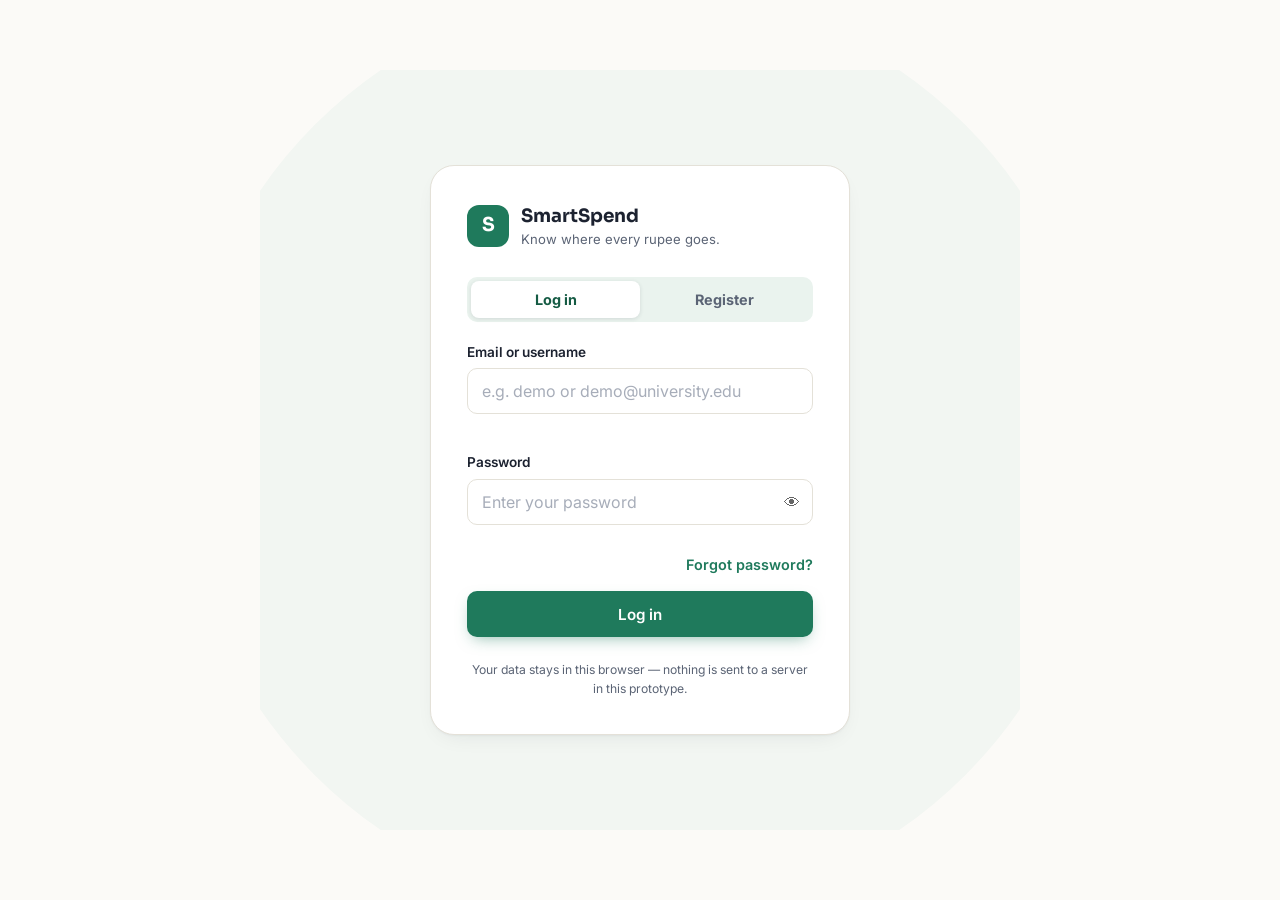
<file: index.html>
<!DOCTYPE html>
<html lang="en">
<head>
  <meta charset="UTF-8" />
  <meta name="viewport" content="width=device-width, initial-scale=1.0" />
  <title>SmartSpend — Student Expense Manager</title>
  <meta name="description" content="SmartSpend helps students track expenses, set budgets, and understand spending habits." />

  <!-- Fonts: Sora for display/headings, Inter for body & UI -->
  <link rel="preconnect" href="https://fonts.googleapis.com" />
  <link href="https://fonts.googleapis.com/css2?family=Sora:wght@500;600;700;800&family=Inter:wght@400;500;600;700&display=swap" rel="stylesheet" />

  <!-- Chart.js via CDN for the Analytics page -->
<script src="chart.js"></script>

  <link rel="stylesheet" href="style.css" />
</head>
<body>

  <!-- ============================================================
       VIEW 1 — AUTHENTICATION (Login / Register)
       ============================================================ -->
  <main id="view-auth" class="view view-auth" aria-label="Authentication">
    <div class="auth-backdrop" aria-hidden="true">
      <svg class="auth-ring" viewBox="0 0 200 200" aria-hidden="true">
        <circle cx="100" cy="100" r="86" />
      </svg>
    </div>

    <section class="auth-card" role="region" aria-labelledby="auth-heading">
      <div class="auth-brand">
        <span class="brand-mark" aria-hidden="true">S</span>
        <div>
          <p id="auth-heading" class="brand-name">SmartSpend</p>
          <p class="brand-tag">Know where every rupee goes.</p>
        </div>
      </div>

      <!-- Toggle between Login and Register -->
      <div class="auth-toggle" role="tablist" aria-label="Choose login or register">
        <button type="button" class="auth-toggle-btn is-active" id="tab-login" role="tab" aria-selected="true" aria-controls="form-login">Log in</button>
        <button type="button" class="auth-toggle-btn" id="tab-register" role="tab" aria-selected="false" aria-controls="form-register">Register</button>
        <span class="auth-toggle-pill" id="auth-toggle-pill" aria-hidden="true"></span>
      </div>

      <!-- Inline status message area (errors / success) -->
      <p class="auth-message" id="auth-message" role="alert" aria-live="polite"></p>

      <!-- LOGIN FORM -->
      <form id="form-login" class="auth-form" novalidate>
        <div class="field">
          <label for="login-username">Email or username</label>
          <input
            type="text"
            id="login-username"
            name="username"
            autocomplete="username"
            placeholder="e.g. demo or demo@university.edu"
            required
            minlength="3"
          />
          <p class="field-hint" data-hint-for="login-username"></p>
        </div>

        <div class="field">
          <label for="login-password">Password</label>
          <div class="password-wrap">
            <input
              type="password"
              id="login-password"
              name="password"
              autocomplete="current-password"
              placeholder="Enter your password"
              required
              minlength="6"
            />
            <button type="button" class="pw-toggle" data-target="login-password" aria-label="Show password">👁</button>
          </div>
          <p class="field-hint" data-hint-for="login-password"></p>
        </div>

        <button type="button" class="link-btn forgot-link" id="open-forgot">Forgot password?</button>

        <button type="submit" class="btn btn-primary btn-block">Log in</button>
      </form>

      <!-- REGISTER FORM -->
      <form id="form-register" class="auth-form is-hidden" novalidate>
        <div class="field">
          <label for="reg-username">Username</label>
          <input
            type="text"
            id="reg-username"
            name="username"
            autocomplete="username"
            placeholder="Pick a username"
            required
            minlength="3"
            maxlength="24"
            pattern="^[A-Za-z0-9_]+$"
          />
          <p class="field-hint" data-hint-for="reg-username">3–24 characters: letters, numbers, underscore only.</p>
        </div>

        <div class="field">
          <label for="reg-email">Email</label>
          <input
            type="email"
            id="reg-email"
            name="email"
            autocomplete="email"
            placeholder="you@university.edu"
            required
          />
          <p class="field-hint" data-hint-for="reg-email"></p>
        </div>

        <div class="field">
          <label for="reg-password">Password</label>
          <div class="password-wrap">
            <input
              type="password"
              id="reg-password"
              name="password"
              autocomplete="new-password"
              placeholder="At least 6 characters"
              required
              minlength="6"
            />
            <button type="button" class="pw-toggle" data-target="reg-password" aria-label="Show password">👁</button>
          </div>
          <p class="field-hint" data-hint-for="reg-password">Use 6 or more characters. Mix in a number for a stronger password.</p>
        </div>

        <div class="field">
          <label for="reg-password-confirm">Confirm password</label>
          <input
            type="password"
            id="reg-password-confirm"
            name="passwordConfirm"
            autocomplete="new-password"
            placeholder="Re-enter your password"
            required
            minlength="6"
          />
          <p class="field-hint" data-hint-for="reg-password-confirm"></p>
        </div>

        <button type="submit" class="btn btn-primary btn-block">Create account</button>
      </form>

      <p class="auth-footnote">Your data stays in this browser — nothing is sent to a server in this prototype.</p>
    </section>

    <!-- FORGOT PASSWORD MODAL -->
    <div class="modal-overlay is-hidden" id="modal-forgot" role="dialog" aria-modal="true" aria-labelledby="forgot-title">
      <div class="modal-card modal-card-small">
        <button class="modal-close" type="button" data-close-modal="modal-forgot" aria-label="Close">✕</button>
        <h2 id="forgot-title">Reset your password</h2>
        <p class="modal-sub">Enter the username you registered with. We'll check our records and let you set a new password.</p>

        <form id="form-forgot-find" class="modal-form">
          <div class="field">
            <label for="forgot-username">Username</label>
            <input type="text" id="forgot-username" name="username" required minlength="3" placeholder="Your username" />
          </div>
          <p class="auth-message" id="forgot-message" role="alert" aria-live="polite"></p>
          <button type="submit" class="btn btn-primary btn-block">Find account</button>
        </form>

        <form id="form-forgot-reset" class="modal-form is-hidden">
          <p class="modal-sub" id="forgot-found-msg"></p>
          <div class="field">
            <label for="forgot-new-password">New password</label>
            <input type="password" id="forgot-new-password" name="newPassword" required minlength="6" placeholder="At least 6 characters" />
          </div>
          <div class="field">
            <label for="forgot-new-password-confirm">Confirm new password</label>
            <input type="password" id="forgot-new-password-confirm" name="newPasswordConfirm" required minlength="6" placeholder="Re-enter new password" />
          </div>
          <button type="submit" class="btn btn-primary btn-block">Set new password</button>
        </form>
      </div>
    </div>
  </main>


  <!-- ============================================================
       APP SHELL — shown once authenticated. Wraps Dashboard,
       Analytics and Settings, plus shared navigation.
       ============================================================ -->
  <div id="app-shell" class="app-shell is-hidden">

    <!-- Sidebar (desktop) / Bottom tab bar (mobile) -->
    <nav class="app-nav" aria-label="Primary">
      <div class="nav-brand">
        <span class="brand-mark" aria-hidden="true">S</span>
        <span class="nav-brand-name">SmartSpend</span>
      </div>

      <button type="button" class="nav-item is-active" data-route="dashboard">
        <span class="nav-icon" aria-hidden="true">🏠</span><span>Dashboard</span>
      </button>
      <button type="button" class="nav-item" data-route="analytics">
        <span class="nav-icon" aria-hidden="true">📊</span><span>Analytics</span>
      </button>
      <button type="button" class="nav-item" data-route="settings">
        <span class="nav-icon" aria-hidden="true">⚙️</span><span>Settings</span>
      </button>

      <div class="nav-user">
        <span class="nav-user-avatar" id="nav-user-avatar" aria-hidden="true">A</span>
        <span class="nav-user-name" id="nav-user-name">Student</span>
      </div>
    </nav>

    <!-- ============================================================
         VIEW 2 — DASHBOARD (Home)
         ============================================================ -->
    <section id="view-dashboard" class="view route-view" data-route-view="dashboard">

      <header class="page-header">
        <div>
          <p class="page-eyebrow" id="dashboard-date">—</p>
          <h1>Hi, <span id="dashboard-greeting-name">Student</span>.</h1>
        </div>
        <button type="button" class="btn btn-ghost" id="dashboard-logout">Log out</button>
      </header>

      <!-- Budget overspend banner — hidden unless spending > budget -->
      <div class="alert-banner is-hidden" id="overspend-banner" role="alert">
        <span aria-hidden="true">⚠</span>
        <span>You've gone over your monthly budget. Spending has exceeded the limit you set.</span>
      </div>

      <!-- Hero: balance + signature budget ring -->
      <section class="hero-card">
        <div class="hero-balance">
          <p class="hero-label">Total balance</p>
          <p class="hero-amount"><span class="currency">Rs.</span><span id="hero-balance-amount">0</span></p>
          <div class="hero-stats">
            <div>
              <p class="hero-stat-label">Money in</p>
              <p class="hero-stat-value money-in" id="hero-total-income">Rs. 0</p>
            </div>
            <div>
              <p class="hero-stat-label">Spent</p>
              <p class="hero-stat-value money-out" id="hero-total-expense">Rs. 0</p>
            </div>
            <div>
              <p class="hero-stat-label">Monthly budget</p>
              <p class="hero-stat-value" id="hero-budget-amount">Not set</p>
            </div>
          </div>
        </div>

        <!-- Signature element: circular budget gauge -->
        <div class="budget-ring-wrap">
          <svg class="budget-ring" viewBox="0 0 120 120" role="img" aria-labelledby="ring-desc">
            <title id="ring-desc">Budget usage</title>
            <circle class="ring-track" cx="60" cy="60" r="50" />
            <circle class="ring-progress" id="ring-progress" cx="60" cy="60" r="50" />
          </svg>
          <div class="budget-ring-label">
            <span id="ring-percent">0%</span>
            <small>of budget used</small>
          </div>
        </div>
      </section>

      <!-- Quick actions -->
      <section class="quick-actions" aria-label="Quick actions">
        <button type="button" class="quick-action" id="open-money-in">
          <span class="quick-action-icon qa-in" aria-hidden="true">＋</span>
          <span>Money In</span>
        </button>
        <button type="button" class="quick-action" id="open-set-budget">
          <span class="quick-action-icon qa-budget" aria-hidden="true">◎</span>
          <span>Set Budget</span>
        </button>
        <button type="button" class="quick-action" id="open-add-expense">
          <span class="quick-action-icon qa-out" aria-hidden="true">－</span>
          <span>Add Expense</span>
        </button>
      </section>

      <!-- Recent transactions -->
      <section class="card transactions-card">
        <div class="card-head">
          <h2>Recent transactions</h2>
        </div>
        <ul class="transaction-list" id="transaction-list">
          <!-- Populated by JS. Empty-state shown when no transactions exist. -->
        </ul>
        <p class="empty-state is-hidden" id="transactions-empty">No transactions yet. Add your first expense or income above.</p>
        <button type="button" class="link-btn show-all-link" id="show-all-transactions">Show all transactions</button>
      </section>
    </section>


    <!-- ============================================================
         VIEW 3 — ANALYTICS (Reports)
         ============================================================ -->
    <section id="view-analytics" class="view route-view is-hidden" data-route-view="analytics">
      <header class="page-header">
        <div>
          <p class="page-eyebrow">Reports</p>
          <h1>Analytics</h1>
        </div>
      </header>

      <div class="charts-grid">
        <section class="card chart-card">
          <h2>Spending by category</h2>
          <p class="card-sub">Where this month's expenses went.</p>
          <div class="chart-canvas-wrap"><canvas id="chart-category"></canvas></div>
        </section>

        <section class="card chart-card">
          <h2>Daily spending</h2>
          <p class="card-sub">Last 7 days, in Rs.</p>
          <div class="chart-canvas-wrap"><canvas id="chart-daily"></canvas></div>
        </section>

        <section class="card chart-card chart-card-wide">
          <h2>Monthly expense trend</h2>
          <p class="card-sub">Total spend by month.</p>
          <div class="chart-canvas-wrap"><canvas id="chart-trend"></canvas></div>
        </section>
      </div>
    </section>


    <!-- ============================================================
         VIEW 4 — SETTINGS
         ============================================================ -->
    <section id="view-settings" class="view route-view is-hidden" data-route-view="settings">
      <header class="page-header">
        <div>
          <p class="page-eyebrow">Account</p>
          <h1>Settings</h1>
        </div>
      </header>

      <section class="card settings-card">
        <div class="card-head">
          <h2>Profile</h2>
        </div>
        <div class="settings-row">
          <span class="nav-user-avatar settings-avatar" id="settings-avatar" aria-hidden="true">A</span>
          <div>
            <p class="settings-name" id="settings-username">Student</p>
            <p class="settings-email" id="settings-email">—</p>
          </div>
        </div>
      </section>

      <section class="card settings-card">
        <div class="card-head">
          <h2>Currency &amp; data</h2>
        </div>
        <div class="settings-row settings-row-between">
          <div>
            <p class="settings-name">Display currency</p>
            <p class="card-sub">Amounts are shown in Nepalese Rupees.</p>
          </div>
          <span class="badge">Rs. NPR</span>
        </div>
        <div class="settings-row settings-row-between">
          <div>
            <p class="settings-name">Storage</p>
            <p class="card-sub">All data is saved locally in this browser.</p>
          </div>
          <span class="badge badge-muted">Local only</span>
        </div>
      </section>

      <section class="card settings-card settings-danger-zone">
        <div class="card-head">
          <h2>Session</h2>
        </div>
        <p class="card-sub">End your current session on this device.</p>
        <button type="button" class="btn btn-secondary" id="settings-logout">Log out</button>
      </section>

      <section class="card settings-card settings-danger-zone">
        <div class="card-head">
          <h2>Danger zone</h2>
        </div>
        <p class="card-sub">Permanently delete your account and all stored expense data. This cannot be undone.</p>
        <button type="button" class="btn btn-danger" id="settings-delete-account">Delete account</button>
      </section>
    </section>
  </div>


  <!-- ============================================================
       SHARED MODALS — Money In / Set Budget / Add Expense /
       Full transaction history. Reused across the Dashboard.
       ============================================================ -->

  <!-- MONEY IN MODAL -->
  <div class="modal-overlay is-hidden" id="modal-money-in" role="dialog" aria-modal="true" aria-labelledby="money-in-title">
    <div class="modal-card">
      <button class="modal-close" type="button" data-close-modal="modal-money-in" aria-label="Close">✕</button>
      <h2 id="money-in-title">Money in</h2>
      <p class="modal-sub">Record income — salary, freelance work, or money from family.</p>

      <form id="form-money-in" class="modal-form" novalidate>
        <div class="field">
          <label for="mi-amount">Amount (Rs.)</label>
           <input type="number" id="mi-amount" name="amount" min="0" step="0.1" required placeholder="e.g. 350" />
        </div>

        <div class="field">
          <label for="mi-category">Category</label>
          <select id="mi-category" name="category" required>
            <option value="" disabled selected>Select a source</option>
            <option value="Salary">Salary</option>
            <option value="Investment">Investment Returns</option>
            <option value="Freelance">Freelance</option>
            <option value="Given by parents">Pocket Money</option>
            <option value="Other">Other</option>
          </select>
        </div>

        <div class="field is-hidden" id="mi-other-field">
          <label for="mi-other-text">Describe source</label>
          <input type="text" id="mi-other-text" name="otherText" placeholder="e.g. Scholarship refund" maxlength="40" />
        </div>

        <div class="field">
          <label for="mi-date">Date</label>
          <input type="date" id="mi-date" name="date" required />
        </div>

        <button type="submit" class="btn btn-primary btn-block">Add income</button>
      </form>
    </div>
  </div>

  <!-- SET BUDGET MODAL -->
  <div class="modal-overlay is-hidden" id="modal-set-budget" role="dialog" aria-modal="true" aria-labelledby="budget-title">
    <div class="modal-card modal-card-small">
      <button class="modal-close" type="button" data-close-modal="modal-set-budget" aria-label="Close">✕</button>
      <h2 id="budget-title">Set monthly budget</h2>
      <p class="modal-sub">We'll track your spending against this limit and warn you if you go over.</p>

      <form id="form-set-budget" class="modal-form" novalidate>
        <div class="field">
          <label for="budget-amount">Monthly limit (Rs.)</label>
          <input type="number" id="budget-amount" name="budgetAmount" min="0" step="0.1" required placeholder="e.g. 15000" />
        </div>
        <button type="submit" class="btn btn-primary btn-block">Save budget</button>
      </form>
    </div>
  </div>

  <!-- ADD EXPENSE MODAL -->
  <div class="modal-overlay is-hidden" id="modal-add-expense" role="dialog" aria-modal="true" aria-labelledby="expense-title">
    <div class="modal-card">
      <button class="modal-close" type="button" data-close-modal="modal-add-expense" aria-label="Close">✕</button>
      <h2 id="expense-title">Add expense</h2>
      <p class="modal-sub">Log a purchase so it counts toward your budget.</p>

      <form id="form-add-expense" class="modal-form" novalidate>
        <div class="field">
          <label for="exp-amount">Amount (Rs.)</label>
          <input type="number" id="exp-amount" name="amount" min="0" step="0.1" required placeholder="e.g. 350" />
        </div>

        <div class="field">
          <label for="exp-category">Category</label>
          <select id="exp-category" name="category" required>
            <option value="" disabled selected>Select a category</option>
            <option value="Education">Education</option>
            <option value="Rent">Rent</option>
            <option value="Transportation">Transportation</option>
            <option value="Groceries">Groceries</option>
            <option value="Health">Health</option>
            <option value="Food">Food</option>
            <option value="Shopping">Shopping</option>
          </select>
        </div>

        <div class="field">
          <label for="exp-subcategory">Sub-category <span style="font-weight: normal; font-size: 0.8em; color: gray;">(Optional)</span></label>
          <select id="exp-subcategory" name="subcategory">
            <option value="" selected>None</option>
          </select>
        </div>

        <div class="field">
          <label for="exp-date">Date</label>
          <input type="date" id="exp-date" name="date" required />
        </div>

        <button type="submit" class="btn btn-primary btn-block">Add expense</button>
      </form>
    </div>
  </div>

  <!-- FULL TRANSACTION HISTORY MODAL -->
  <div class="modal-overlay is-hidden" id="modal-all-transactions" role="dialog" aria-modal="true" aria-labelledby="all-tx-title">
    <div class="modal-card modal-card-wide">
      <button class="modal-close" type="button" data-close-modal="modal-all-transactions" aria-label="Close">✕</button>
      <h2 id="all-tx-title">All transactions</h2>
      <ul class="transaction-list transaction-list-scroll" id="all-transaction-list"></ul>
      <p class="empty-state is-hidden" id="all-transactions-empty">No transactions yet.</p>
    </div>
  </div>

  <!-- TOAST for lightweight confirmations -->
  <div class="toast is-hidden" id="toast" role="status" aria-live="polite"></div>

  <script src="app.js"></script>
</body>
</html>
</file>
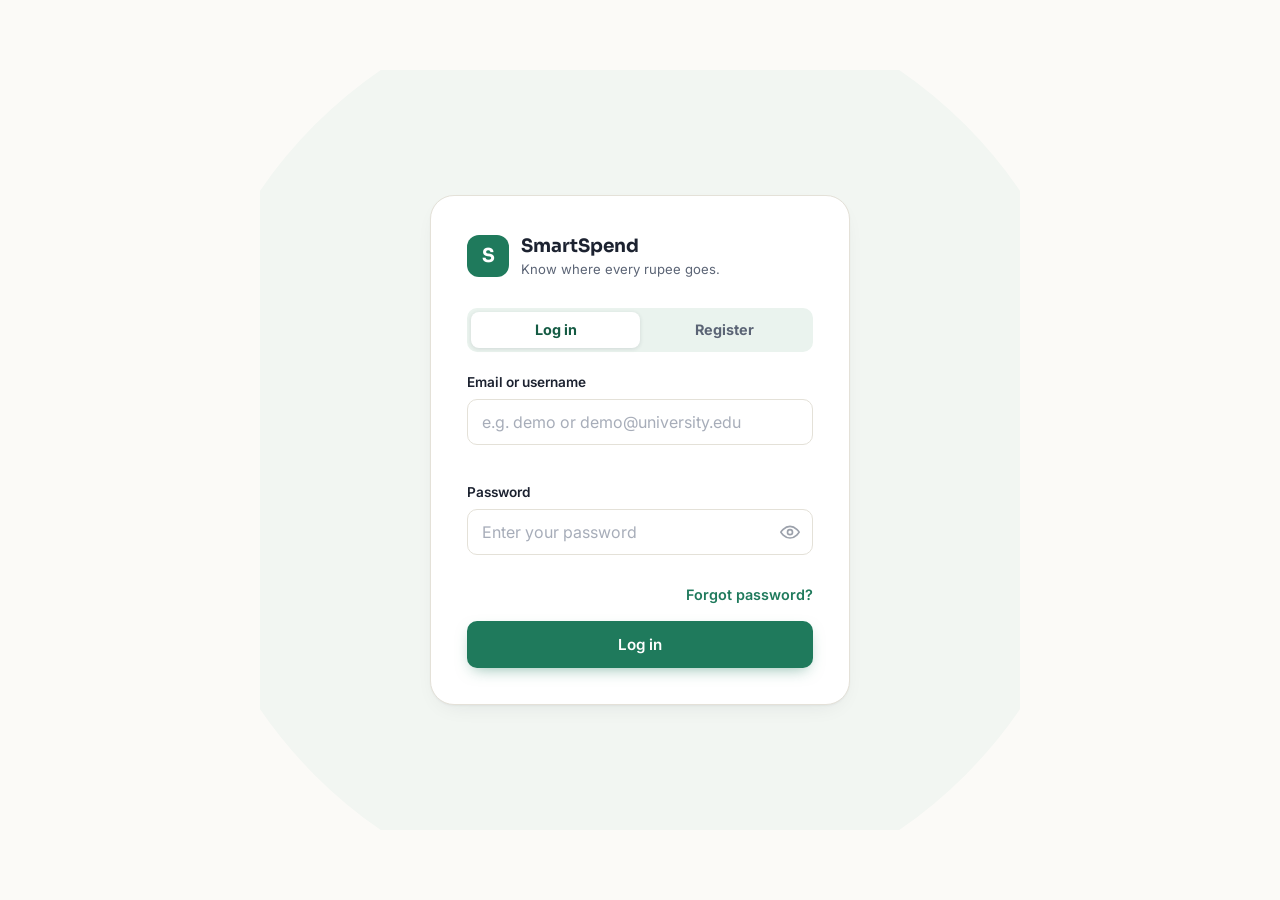
<file: frontend/index.html>
<!DOCTYPE html>
<html lang="en">
<head>
  <meta charset="UTF-8" />
  <meta name="viewport" content="width=device-width, initial-scale=1.0" />
  <title>SmartSpend — Student Expense Manager</title>
  <meta name="description" content="SmartSpend helps students track expenses, set budgets, and understand spending habits." />

  <!-- Fonts: Sora for display/headings, Inter for body & UI -->
  <link rel="preconnect" href="https://fonts.googleapis.com" />
  <link href="https://fonts.googleapis.com/css2?family=Sora:wght@500;600;700;800&family=Inter:wght@400;500;600;700&display=swap" rel="stylesheet" />

  <!-- Chart.js via CDN for the Analytics page -->
<script src="chart.js"></script>

  <link rel="stylesheet" href="style.css" />
</head>
<body>

  <!-- ============================================================
       VIEW 1 — AUTHENTICATION (Login / Register)
       ============================================================ -->
  <main id="view-auth" class="view view-auth" aria-label="Authentication">
    <div class="auth-backdrop" aria-hidden="true">
      <svg class="auth-ring" viewBox="0 0 200 200" aria-hidden="true">
        <circle cx="100" cy="100" r="86" />
      </svg>
    </div>

    <section class="auth-card" role="region" aria-labelledby="auth-heading">
      <div class="auth-brand">
        <span class="brand-mark" aria-hidden="true">S</span>
        <div>
          <p id="auth-heading" class="brand-name">SmartSpend</p>
          <p class="brand-tag">Know where every rupee goes.</p>
        </div>
      </div>

      <!-- Toggle between Login and Register -->
      <div class="auth-toggle" role="tablist" aria-label="Choose login or register">
        <button type="button" class="auth-toggle-btn is-active" id="tab-login" role="tab" aria-selected="true" aria-controls="form-login">Log in</button>
        <button type="button" class="auth-toggle-btn" id="tab-register" role="tab" aria-selected="false" aria-controls="form-register">Register</button>
        <span class="auth-toggle-pill" id="auth-toggle-pill" aria-hidden="true"></span>
      </div>

      <!-- Inline status message area (errors / success) -->
      <p class="auth-message" id="auth-message" role="alert" aria-live="polite"></p>

      <!-- LOGIN FORM -->
      <form id="form-login" class="auth-form" novalidate>
        <div class="field">
          <label for="login-username">Email or username</label>
          <input
            type="text"
            id="login-username"
            name="username"
            autocomplete="username"
            placeholder="e.g. demo or demo@university.edu"
            required
            minlength="3"
          />
          <p class="field-hint" data-hint-for="login-username"></p>
        </div>

        <div class="field">
          <label for="login-password">Password</label>
          <div class="password-wrap">
            <input
              type="password"
              id="login-password"
              name="password"
              autocomplete="current-password"
              placeholder="Enter your password"
              required
              minlength="6"
            />
            <button type="button" class="pw-toggle" data-target="login-password" aria-label="Show password">
              <svg class="icon-eye" viewBox="0 0 24 24" aria-hidden="true"><path d="M1 12s4-7 11-7 11 7 11 7-4 7-11 7-11-7-11-7z"/><circle cx="12" cy="12" r="3"/></svg>
              <svg class="icon-eye-off is-hidden" viewBox="0 0 24 24" aria-hidden="true"><path d="M17.94 17.94A10.94 10.94 0 0 1 12 20c-7 0-11-8-11-8a20.3 20.3 0 0 1 5.06-6.06M9.9 4.24A10.9 10.9 0 0 1 12 4c7 0 11 8 11 8a20.4 20.4 0 0 1-3.29 4.34M14.12 14.12a3 3 0 1 1-4.24-4.24"/><line x1="1" y1="1" x2="23" y2="23"/></svg>
            </button>
          </div>
          <p class="field-hint" data-hint-for="login-password"></p>
        </div>

        <button type="button" class="link-btn forgot-link" id="open-forgot">Forgot password?</button>

        <button type="submit" class="btn btn-primary btn-block">Log in</button>
      </form>

      <!-- REGISTER FORM -->
      <form id="form-register" class="auth-form is-hidden" novalidate>
        <div class="field">
          <label for="reg-username">Username</label>
          <input
            type="text"
            id="reg-username"
            name="username"
            autocomplete="username"
            placeholder="Pick a username"
            required
            minlength="3"
            maxlength="24"
            pattern="^[A-Za-z0-9_]+$"
          />
          <p class="field-hint" data-hint-for="reg-username">3–24 characters: letters, numbers, underscore only.</p>
        </div>

        <div class="field">
          <label for="reg-email">Email</label>
          <input
            type="email"
            id="reg-email"
            name="email"
            autocomplete="email"
            placeholder="you@university.edu"
            required
          />
          <p class="field-hint" data-hint-for="reg-email"></p>
        </div>

        <div class="field">
          <label for="reg-password">Password</label>
          <div class="password-wrap">
            <input
              type="password"
              id="reg-password"
              name="password"
              autocomplete="new-password"
              placeholder="At least 6 characters"
              required
              minlength="6"
            />
            <button type="button" class="pw-toggle" data-target="reg-password" aria-label="Show password">
              <svg class="icon-eye" viewBox="0 0 24 24" aria-hidden="true"><path d="M1 12s4-7 11-7 11 7 11 7-4 7-11 7-11-7-11-7z"/><circle cx="12" cy="12" r="3"/></svg>
              <svg class="icon-eye-off is-hidden" viewBox="0 0 24 24" aria-hidden="true"><path d="M17.94 17.94A10.94 10.94 0 0 1 12 20c-7 0-11-8-11-8a20.3 20.3 0 0 1 5.06-6.06M9.9 4.24A10.9 10.9 0 0 1 12 4c7 0 11 8 11 8a20.4 20.4 0 0 1-3.29 4.34M14.12 14.12a3 3 0 1 1-4.24-4.24"/><line x1="1" y1="1" x2="23" y2="23"/></svg>
            </button>
          </div>
          <p class="field-hint" data-hint-for="reg-password">Use 6 or more characters. Mix in a number for a stronger password.</p>
        </div>

        <div class="field">
          <label for="reg-password-confirm">Confirm password</label>
          <input
            type="password"
            id="reg-password-confirm"
            name="passwordConfirm"
            autocomplete="new-password"
            placeholder="Re-enter your password"
            required
            minlength="6"
          />
          <p class="field-hint" data-hint-for="reg-password-confirm"></p>
        </div>

        <button type="submit" class="btn btn-primary btn-block">Create account</button>
      </form>
    </section>

    <!-- FORGOT PASSWORD MODAL -->
    <div class="modal-overlay is-hidden" id="modal-forgot" role="dialog" aria-modal="true" aria-labelledby="forgot-title">
      <div class="modal-card modal-card-small">
        <button class="modal-close" type="button" data-close-modal="modal-forgot" aria-label="Close">✕</button>
        <h2 id="forgot-title">Reset your password</h2>
        <p class="modal-sub">Enter the username you registered with. We'll check our records and let you set a new password.</p>

        <form id="form-forgot-find" class="modal-form">
          <div class="field">
            <label for="forgot-username">Username</label>
            <input type="text" id="forgot-username" name="username" required minlength="3" placeholder="Your username" />
          </div>
          <p class="auth-message" id="forgot-message" role="alert" aria-live="polite"></p>
          <button type="submit" class="btn btn-primary btn-block">Find account</button>
        </form>

        <form id="form-forgot-reset" class="modal-form is-hidden">
          <p class="modal-sub" id="forgot-found-msg"></p>
          <div class="field">
            <label for="forgot-new-password">New password</label>
            <input type="password" id="forgot-new-password" name="newPassword" required minlength="6" placeholder="At least 6 characters" />
          </div>
          <div class="field">
            <label for="forgot-new-password-confirm">Confirm new password</label>
            <input type="password" id="forgot-new-password-confirm" name="newPasswordConfirm" required minlength="6" placeholder="Re-enter new password" />
          </div>
          <button type="submit" class="btn btn-primary btn-block">Set new password</button>
        </form>
      </div>
    </div>
  </main>


  <!-- ============================================================
       APP SHELL — shown once authenticated. Wraps Dashboard,
       Analytics and Settings, plus shared navigation.
       ============================================================ -->
  <div id="app-shell" class="app-shell is-hidden">

    <!-- Sidebar (desktop) / Bottom tab bar (mobile) -->
    <nav class="app-nav" aria-label="Primary">
      <div class="nav-brand">
        <span class="brand-mark" aria-hidden="true">S</span>
        <span class="nav-brand-name">SmartSpend</span>
      </div>

      <button type="button" class="nav-item is-active" data-route="dashboard">
        <span class="nav-icon" aria-hidden="true">🏠</span><span>Dashboard</span>
      </button>
      <button type="button" class="nav-item" data-route="analytics">
        <span class="nav-icon" aria-hidden="true">📊</span><span>Analytics</span>
      </button>
      <button type="button" class="nav-item" data-route="settings">
        <span class="nav-icon" aria-hidden="true">⚙️</span><span>Settings</span>
      </button>

      <div class="nav-user">
        <span class="nav-user-avatar" id="nav-user-avatar" aria-hidden="true">A</span>
        <span class="nav-user-name" id="nav-user-name">Student</span>
      </div>
    </nav>

    <!-- ============================================================
         VIEW 2 — DASHBOARD (Home)
         ============================================================ -->
    <section id="view-dashboard" class="view route-view" data-route-view="dashboard">

      <header class="page-header">
        <div>
          <p class="page-eyebrow" id="dashboard-date">—</p>
          <h1>Hi, <span id="dashboard-greeting-name">Student</span>.</h1>
        </div>
        <button type="button" class="btn btn-ghost" id="dashboard-logout">Log out</button>
      </header>

      <!-- Budget overspend banner — hidden unless spending > budget -->
      <div class="alert-banner is-hidden" id="overspend-banner" role="alert">
        <span aria-hidden="true">⚠</span>
        <span>You've gone over your monthly budget. Spending has exceeded the limit you set.</span>
      </div>

      <!-- Hero: balance + signature budget ring -->
      <section class="hero-card">
        <div class="hero-balance">
          <p class="hero-label">Total balance</p>
          <p class="hero-amount"><span class="currency">Rs.</span><span id="hero-balance-amount">0</span></p>
          <div class="hero-stats">
            <div>
              <p class="hero-stat-label">Money in</p>
              <p class="hero-stat-value money-in" id="hero-total-income">Rs. 0</p>
            </div>
            <div>
              <p class="hero-stat-label">Spent</p>
              <p class="hero-stat-value money-out" id="hero-total-expense">Rs. 0</p>
            </div>
            <div>
              <p class="hero-stat-label">Monthly budget</p>
              <p class="hero-stat-value" id="hero-budget-amount">Not set</p>
            </div>
          </div>
        </div>

        <!-- Signature element: circular budget gauge -->
        <div class="budget-ring-wrap">
          <svg class="budget-ring" viewBox="0 0 120 120" role="img" aria-labelledby="ring-desc">
            <title id="ring-desc">Budget usage</title>
            <circle class="ring-track" cx="60" cy="60" r="50" />
            <circle class="ring-progress" id="ring-progress" cx="60" cy="60" r="50" />
          </svg>
          <div class="budget-ring-label">
            <span id="ring-percent">0%</span>
            <small>of budget used</small>
          </div>
        </div>
      </section>

      <!-- Quick actions -->
      <section class="quick-actions" aria-label="Quick actions">
        <button type="button" class="quick-action" id="open-money-in">
          <span class="quick-action-icon qa-in" aria-hidden="true">＋</span>
          <span>Money In</span>
        </button>
        <button type="button" class="quick-action" id="open-set-budget">
          <span class="quick-action-icon qa-budget" aria-hidden="true">◎</span>
          <span>Set Budget</span>
        </button>
        <button type="button" class="quick-action" id="open-add-expense">
          <span class="quick-action-icon qa-out" aria-hidden="true">－</span>
          <span>Add Expense</span>
        </button>
      </section>

      <!-- Recent transactions -->
      <section class="card transactions-card">
        <div class="card-head">
          <h2>Recent transactions</h2>
        </div>
        <ul class="transaction-list" id="transaction-list">
          <!-- Populated by JS. Empty-state shown when no transactions exist. -->
        </ul>
        <p class="empty-state is-hidden" id="transactions-empty">No transactions yet. Add your first expense or income above.</p>
        <button type="button" class="link-btn show-all-link" id="show-all-transactions">Show all transactions</button>
      </section>
    </section>


    <!-- ============================================================
         VIEW 3 — ANALYTICS (Reports)
         ============================================================ -->
    <section id="view-analytics" class="view route-view is-hidden" data-route-view="analytics">
      <header class="page-header">
        <div>
          <p class="page-eyebrow">Reports</p>
          <h1>Analytics</h1>
        </div>
      </header>

      <div class="charts-grid">
        <section class="card chart-card">
          <h2>Spending by category</h2>
          <p class="card-sub">Where this month's expenses went.</p>
          <div class="chart-canvas-wrap"><canvas id="chart-category"></canvas></div>
        </section>

        <section class="card chart-card">
          <h2>Daily spending</h2>
          <p class="card-sub">Last 7 days, in Rs.</p>
          <div class="chart-canvas-wrap"><canvas id="chart-daily"></canvas></div>
        </section>

        <section class="card chart-card chart-card-wide">
          <h2>Monthly expense trend</h2>
          <p class="card-sub">Total spend by month.</p>
          <div class="chart-canvas-wrap"><canvas id="chart-trend"></canvas></div>
        </section>
      </div>
    </section>


    <!-- ============================================================
         VIEW 4 — SETTINGS
         ============================================================ -->
    <section id="view-settings" class="view route-view is-hidden" data-route-view="settings">
      <header class="page-header">
        <div>
          <p class="page-eyebrow">Account</p>
          <h1>Settings</h1>
        </div>
      </header>

      <section class="card settings-card">
        <div class="card-head">
          <h2>Profile</h2>
        </div>
        <div class="settings-row">
          <span class="nav-user-avatar settings-avatar" id="settings-avatar" aria-hidden="true">A</span>
          <div>
            <p class="settings-name" id="settings-username">Student</p>
            <p class="settings-email" id="settings-email">—</p>
          </div>
        </div>
      </section>

      <section class="card settings-card">
        <div class="card-head">
          <h2>Currency &amp; data</h2>
        </div>
        <div class="settings-row settings-row-between">
          <div>
            <p class="settings-name">Display currency</p>
            <p class="card-sub">Amounts are shown in Nepalese Rupees.</p>
          </div>
          <span class="badge">Rs. NPR</span>
        </div>
      </section>

      <section class="card settings-card settings-danger-zone">
        <div class="card-head">
          <h2>Session</h2>
        </div>
        <p class="card-sub">End your current session on this device.</p>
        <button type="button" class="btn btn-secondary" id="settings-logout">Log out</button>
      </section>

      <section class="card settings-card settings-danger-zone">
        <div class="card-head">
          <h2>Danger zone</h2>
        </div>
        <p class="card-sub">Permanently delete your account and all stored expense data. This cannot be undone.</p>
        <button type="button" class="btn btn-danger" id="settings-delete-account">Delete account</button>
      </section>
    </section>
  </div>


  <!-- ============================================================
       SHARED MODALS — Money In / Set Budget / Add Expense /
       Full transaction history. Reused across the Dashboard.
       ============================================================ -->

  <!-- MONEY IN MODAL -->
  <div class="modal-overlay is-hidden" id="modal-money-in" role="dialog" aria-modal="true" aria-labelledby="money-in-title">
    <div class="modal-card">
      <button class="modal-close" type="button" data-close-modal="modal-money-in" aria-label="Close">✕</button>
      <h2 id="money-in-title">Money in</h2>
      <p class="modal-sub">Record income — salary, freelance work, or money from family.</p>

      <form id="form-money-in" class="modal-form" novalidate>
        <div class="field">
          <label for="mi-amount">Amount (Rs.)</label>
           <input type="number" id="mi-amount" name="amount" min="0" step="0.1" required placeholder="e.g. 350" />
        </div>

        <div class="field">
          <label for="mi-category">Category</label>
          <select id="mi-category" name="category" required>
            <option value="" disabled selected>Select a source</option>
            <option value="Salary">Salary</option>
            <option value="Investment">Investment Returns</option>
            <option value="Freelance">Freelance</option>
            <option value="Given by parents">Pocket Money</option>
            <option value="Other">Other</option>
          </select>
        </div>

        <div class="field is-hidden" id="mi-other-field">
          <label for="mi-other-text">Describe source</label>
          <input type="text" id="mi-other-text" name="otherText" placeholder="e.g. Scholarship refund" maxlength="40" />
        </div>

        <div class="field">
          <label for="mi-date">Date</label>
          <input type="date" id="mi-date" name="date" required />
        </div>

        <button type="submit" class="btn btn-primary btn-block">Add income</button>
      </form>
    </div>
  </div>

  <!-- SET BUDGET MODAL -->
  <div class="modal-overlay is-hidden" id="modal-set-budget" role="dialog" aria-modal="true" aria-labelledby="budget-title">
    <div class="modal-card modal-card-small">
      <button class="modal-close" type="button" data-close-modal="modal-set-budget" aria-label="Close">✕</button>
      <h2 id="budget-title">Set monthly budget</h2>
      <p class="modal-sub">We'll track your spending against this limit and warn you if you go over.</p>

      <form id="form-set-budget" class="modal-form" novalidate>
        <div class="field">
          <label for="budget-amount">Monthly limit (Rs.)</label>
          <input type="number" id="budget-amount" name="budgetAmount" min="0" step="0.1" required placeholder="e.g. 15000" />
        </div>
        <button type="submit" class="btn btn-primary btn-block">Save budget</button>
      </form>
    </div>
  </div>

  <!-- ADD EXPENSE MODAL -->
  <div class="modal-overlay is-hidden" id="modal-add-expense" role="dialog" aria-modal="true" aria-labelledby="expense-title">
    <div class="modal-card">
      <button class="modal-close" type="button" data-close-modal="modal-add-expense" aria-label="Close">✕</button>
      <h2 id="expense-title">Add expense</h2>
      <p class="modal-sub">Log a purchase so it counts toward your budget.</p>

      <form id="form-add-expense" class="modal-form" novalidate>
        <div class="field">
          <label for="exp-amount">Amount (Rs.)</label>
          <input type="number" id="exp-amount" name="amount" min="0" step="0.1" required placeholder="e.g. 350" />
        </div>

        <div class="field">
          <label for="exp-category">Category</label>
          <select id="exp-category" name="category" required>
            <option value="" disabled selected>Select a category</option>
            <option value="Education">Education</option>
            <option value="Rent">Rent</option>
            <option value="Transportation">Transportation</option>
            <option value="Groceries">Groceries</option>
            <option value="Health">Health</option>
            <option value="Food">Food</option>
            <option value="Shopping">Shopping</option>
          </select>
        </div>

        <div class="field">
          <label for="exp-subcategory">Sub-category <span style="font-weight: normal; font-size: 0.8em; color: gray;">(Optional)</span></label>
          <select id="exp-subcategory" name="subcategory">
            <option value="" selected>None</option>
          </select>
        </div>

        <div class="field">
          <label for="exp-date">Date</label>
          <input type="date" id="exp-date" name="date" required />
        </div>

        <button type="submit" class="btn btn-primary btn-block">Add expense</button>
      </form>
    </div>
  </div>

  <!-- FULL TRANSACTION HISTORY MODAL -->
  <div class="modal-overlay is-hidden" id="modal-all-transactions" role="dialog" aria-modal="true" aria-labelledby="all-tx-title">
    <div class="modal-card modal-card-wide">
      <button class="modal-close" type="button" data-close-modal="modal-all-transactions" aria-label="Close">✕</button>
      <h2 id="all-tx-title">All transactions</h2>
      <ul class="transaction-list transaction-list-scroll" id="all-transaction-list"></ul>
      <p class="empty-state is-hidden" id="all-transactions-empty">No transactions yet.</p>
    </div>
  </div>

  <!-- TOAST for lightweight confirmations -->
  <div class="toast is-hidden" id="toast" role="status" aria-live="polite"></div>

  <script src="app.js"></script>
</body>
</html>
</file>
<file: style.css>
/* ==========================================================================
   SmartSpend — Stylesheet
   Design system: deep slate ink + paper white + muted teal-green primary,
   with amber for caution and strict red reserved only for budget overspend.
   ========================================================================== */

:root {
  /* ---- Color tokens ---- */
  --ink: #1c2230;            /* primary text */
  --ink-soft: #5b6475;       /* secondary text */
  --paper: #fbfaf7;          /* app background */
  --surface: #ffffff;        /* card surface */
  --surface-sage: #eaf3ee;   /* tinted surface for hero/highlights */
  --line: #e4e1d8;           /* hairline borders */

  --primary: #1f7a5c;        /* teal-green — brand / primary actions */
  --primary-dark: #155b44;
  --primary-tint: #dcf0e6;

  --amber: #e8a23d;          /* caution accent — approaching budget */
  --amber-tint: #fbeed9;

  --red: #d64545;            /* strict red — overspend warnings ONLY */
  --red-dark: #b23232;
  --red-tint: #fbe3e3;

  --blue: #3f6fb0;           /* used sparingly for income / "money in" */
  --blue-tint: #e3ebf6;

  /* ---- Type ---- */
  --font-display: 'Sora', 'Inter', system-ui, sans-serif;
  --font-body: 'Inter', system-ui, sans-serif;

  /* ---- Shape & motion ---- */
  --radius-sm: 10px;
  --radius-md: 16px;
  --radius-lg: 24px;
  --shadow-card: 0 1px 2px rgba(28, 34, 48, 0.04), 0 8px 24px -12px rgba(28, 34, 48, 0.12);
  --shadow-modal: 0 24px 64px -16px rgba(28, 34, 48, 0.35);
  --ease: cubic-bezier(0.4, 0, 0.2, 1);
}

/* ---- Reset & base ---- */
* {
  box-sizing: border-box;
}

html, body {
  margin: 0;
  padding: 0;
}

body {
  font-family: var(--font-body);
  color: var(--ink);
  background: var(--paper);
  -webkit-font-smoothing: antialiased;
  line-height: 1.5;
  min-height: 100vh;
}

h1, h2, h3 {
  font-family: var(--font-display);
  color: var(--ink);
  margin: 0;
  letter-spacing: -0.01em;
}

p { margin: 0; }

button {
  font-family: inherit;
  cursor: pointer;
}

input, select, button {
  font-family: inherit;
  font-size: 1rem;
}

a { color: var(--primary); }

/* Visible keyboard focus everywhere — accessibility floor */
:focus-visible {
  outline: 2px solid var(--primary);
  outline-offset: 2px;
  border-radius: 4px;
}

/* Respect reduced-motion preference */
@media (prefers-reduced-motion: reduce) {
  *, *::before, *::after {
    animation-duration: 0.001ms !important;
    transition-duration: 0.001ms !important;
  }
}

.is-hidden { display: none !important; }

/* ==========================================================================
   Buttons
   ========================================================================== */
.btn {
  display: inline-flex;
  align-items: center;
  justify-content: center;
  gap: 0.5rem;
  padding: 0.8rem 1.4rem;
  border-radius: var(--radius-sm);
  border: 1px solid transparent;
  font-weight: 600;
  font-size: 0.95rem;
  transition: transform 0.12s var(--ease), box-shadow 0.12s var(--ease), background 0.12s var(--ease), border-color 0.12s var(--ease);
  white-space: nowrap;
}

.btn:active {
  transform: translateY(1px) scale(0.99);
}

.btn-primary {
  background: var(--primary);
  color: #fff;
  box-shadow: 0 6px 16px -6px rgba(31, 122, 92, 0.55);
}
.btn-primary:hover {
  background: var(--primary-dark);
  box-shadow: 0 8px 20px -6px rgba(31, 122, 92, 0.6);
}

.btn-secondary {
  background: var(--surface);
  color: var(--ink);
  border-color: var(--line);
}
.btn-secondary:hover {
  border-color: var(--primary);
  color: var(--primary);
}

.btn-ghost {
  background: transparent;
  color: var(--ink-soft);
  border-color: transparent;
}
.btn-ghost:hover {
  background: var(--surface-sage);
  color: var(--ink);
}

.btn-danger {
  background: var(--red-tint);
  color: var(--red-dark);
  border-color: rgba(214, 69, 69, 0.25);
}
.btn-danger:hover {
  background: var(--red);
  color: #fff;
}

.btn-block { width: 100%; }

.link-btn {
  background: none;
  border: none;
  color: var(--primary);
  font-weight: 600;
  font-size: 0.9rem;
  padding: 0;
  text-decoration: none;
}
.link-btn:hover { text-decoration: underline; }

.badge {
  display: inline-flex;
  align-items: center;
  padding: 0.3rem 0.7rem;
  border-radius: 999px;
  background: var(--primary-tint);
  color: var(--primary-dark);
  font-weight: 700;
  font-size: 0.78rem;
  letter-spacing: 0.02em;
}
.badge-muted {
  background: var(--line);
  color: var(--ink-soft);
}

/* ==========================================================================
   Form fields (shared by auth + modals)
   ========================================================================== */
.field {
  display: flex;
  flex-direction: column;
  gap: 0.4rem;
  margin-bottom: 1.1rem;
}

.field label {
  font-size: 0.85rem;
  font-weight: 600;
  color: var(--ink);
}

.field input,
.field select {
  padding: 0.75rem 0.9rem;
  border: 1.5px solid var(--line);
  border-radius: var(--radius-sm);
  background: var(--surface);
  color: var(--ink);
  transition: border-color 0.15s var(--ease), box-shadow 0.15s var(--ease);
}

.field input::placeholder { color: #a7adb9; }

.field input:focus,
.field select:focus {
  border-color: var(--primary);
  box-shadow: 0 0 0 3px var(--primary-tint);
  outline: none;
}

/* Native validity states — only after interaction, via JS-applied class */
.field.is-invalid input,
.field.is-invalid select {
  border-color: var(--red);
  box-shadow: 0 0 0 3px var(--red-tint);
}

.field-hint {
  font-size: 0.78rem;
  color: var(--ink-soft);
  min-height: 1.1em;
}
.field.is-invalid .field-hint {
  color: var(--red-dark);
  font-weight: 600;
}

.password-wrap {
  position: relative;
  display: flex;
}
.password-wrap input { flex: 1; padding-right: 2.6rem; }
.pw-toggle {
  position: absolute;
  right: 0.5rem;
  top: 50%;
  transform: translateY(-50%);
  background: none;
  border: none;
  font-size: 1rem;
  opacity: 0.6;
  padding: 0.3rem;
  border-radius: 6px;
}
.pw-toggle:hover { opacity: 1; background: var(--surface-sage); }

/* ==========================================================================
   VIEW 1 — Auth page
   ========================================================================== */
.view-auth {
  min-height: 100vh;
  display: flex;
  align-items: center;
  justify-content: center;
  padding: 2rem 1.25rem;
  position: relative;
  overflow: hidden;
  background: var(--paper);
}

.auth-backdrop {
  position: absolute;
  inset: 0;
  pointer-events: none;
  display: flex;
  align-items: center;
  justify-content: center;
}
.auth-ring {
  width: 760px;
  height: 760px;
  opacity: 0.5;
}
.auth-ring circle {
  fill: none;
  stroke: var(--surface-sage);
  stroke-width: 70;
}

.auth-card {
  position: relative;
  z-index: 1;
  width: 100%;
  max-width: 420px;
  background: var(--surface);
  border: 1px solid var(--line);
  border-radius: var(--radius-lg);
  padding: 2.25rem;
  box-shadow: var(--shadow-card);
}

.auth-brand {
  display: flex;
  align-items: center;
  gap: 0.75rem;
  margin-bottom: 1.75rem;
}

.brand-mark {
  display: inline-flex;
  align-items: center;
  justify-content: center;
  width: 42px;
  height: 42px;
  border-radius: 12px;
  background: var(--primary);
  color: #fff;
  font-family: var(--font-display);
  font-weight: 700;
  font-size: 1.2rem;
  flex-shrink: 0;
}

.brand-name {
  font-family: var(--font-display);
  font-weight: 700;
  font-size: 1.15rem;
  color: var(--ink);
}
.brand-tag {
  font-size: 0.82rem;
  color: var(--ink-soft);
}

.auth-toggle {
  position: relative;
  display: grid;
  grid-template-columns: 1fr 1fr;
  background: var(--surface-sage);
  border-radius: var(--radius-sm);
  padding: 4px;
  margin-bottom: 1.25rem;
}
.auth-toggle-btn {
  position: relative;
  z-index: 1;
  background: none;
  border: none;
  padding: 0.6rem 0;
  font-weight: 700;
  font-size: 0.9rem;
  color: var(--ink-soft);
  border-radius: 8px;
  transition: color 0.15s var(--ease);
}
.auth-toggle-btn.is-active { color: var(--primary-dark); }
.auth-toggle-pill {
  position: absolute;
  top: 4px;
  left: 4px;
  width: calc(50% - 4px);
  height: calc(100% - 8px);
  background: var(--surface);
  border-radius: 8px;
  box-shadow: 0 1px 4px rgba(28, 34, 48, 0.12);
  transition: transform 0.22s var(--ease);
}
.auth-toggle-pill.is-register { transform: translateX(100%); }

.auth-message {
  font-size: 0.85rem;
  font-weight: 600;
  min-height: 0;
  margin-bottom: 0;
  color: var(--red-dark);
}
.auth-message:not(:empty) {
  margin-bottom: 1rem;
  padding: 0.6rem 0.8rem;
  background: var(--red-tint);
  border-radius: var(--radius-sm);
}
.auth-message.is-success {
  color: var(--primary-dark);
  background: var(--primary-tint);
}

.auth-footnote {
  margin-top: 1.5rem;
  font-size: 0.76rem;
  color: var(--ink-soft);
  text-align: center;
}

.forgot-link {
  display: block;
  margin: -0.4rem 0 1.1rem auto;
}

/* ==========================================================================
   App shell (Dashboard / Analytics / Settings)
   ========================================================================== */
.app-shell {
  display: grid;
  grid-template-columns: 240px 1fr;
  min-height: 100vh;
}

.app-nav {
  background: var(--surface);
  border-right: 1px solid var(--line);
  padding: 1.5rem 1rem;
  display: flex;
  flex-direction: column;
  gap: 0.3rem;
  position: sticky;
  top: 0;
  height: 100vh;
}

.nav-brand {
  display: flex;
  align-items: center;
  gap: 0.6rem;
  padding: 0.4rem 0.6rem 1.5rem;
}
.nav-brand-name {
  font-family: var(--font-display);
  font-weight: 700;
  font-size: 1.05rem;
}

.nav-item {
  display: flex;
  align-items: center;
  gap: 0.75rem;
  background: none;
  border: none;
  padding: 0.7rem 0.8rem;
  border-radius: var(--radius-sm);
  font-weight: 600;
  color: var(--ink-soft);
  text-align: left;
  font-size: 0.92rem;
  transition: background 0.12s var(--ease), color 0.12s var(--ease);
}
.nav-item:hover { background: var(--surface-sage); color: var(--ink); }
.nav-item.is-active {
  background: var(--primary-tint);
  color: var(--primary-dark);
}
.nav-icon { font-size: 1.05rem; }

.nav-user {
  margin-top: auto;
  display: flex;
  align-items: center;
  gap: 0.6rem;
  padding: 0.6rem;
  border-top: 1px solid var(--line);
  padding-top: 1rem;
}
.nav-user-avatar {
  width: 34px;
  height: 34px;
  border-radius: 50%;
  background: var(--primary);
  color: #fff;
  display: flex;
  align-items: center;
  justify-content: center;
  font-weight: 700;
  font-size: 0.9rem;
  flex-shrink: 0;
}
.nav-user-name {
  font-weight: 600;
  font-size: 0.88rem;
  overflow: hidden;
  text-overflow: ellipsis;
  white-space: nowrap;
}

/* Route views */
.route-view {
  padding: 2rem 2.5rem 4rem;
  max-width: 980px;
  width: 100%;
}

.page-header {
  display: flex;
  align-items: flex-end;
  justify-content: space-between;
  gap: 1rem;
  margin-bottom: 1.75rem;
  flex-wrap: wrap;
}
.page-eyebrow {
  font-size: 0.78rem;
  font-weight: 700;
  text-transform: uppercase;
  letter-spacing: 0.06em;
  color: var(--primary);
  margin-bottom: 0.25rem;
}
.page-header h1 {
  font-size: 1.7rem;
  font-weight: 700;
}

/* ---- Overspend banner ---- */
.alert-banner {
  display: flex;
  align-items: center;
  gap: 0.65rem;
  background: var(--red-tint);
  border: 1px solid rgba(214, 69, 69, 0.3);
  color: var(--red-dark);
  font-weight: 600;
  font-size: 0.88rem;
  padding: 0.85rem 1.1rem;
  border-radius: var(--radius-sm);
  margin-bottom: 1.5rem;
}
.alert-banner span:first-child { font-size: 1.1rem; }

/* ---- Hero ---- */
.hero-card {
  background: linear-gradient(135deg, var(--surface-sage), var(--surface) 65%);
  border: 1px solid var(--line);
  border-radius: var(--radius-lg);
  padding: 2rem;
  display: flex;
  align-items: center;
  justify-content: space-between;
  gap: 2rem;
  margin-bottom: 1.5rem;
  flex-wrap: wrap;
}

.hero-label {
  font-size: 0.85rem;
  color: var(--ink-soft);
  font-weight: 600;
  margin-bottom: 0.35rem;
}
.hero-amount {
  font-family: var(--font-display);
  font-weight: 800;
  font-size: 2.6rem;
  color: var(--ink);
  font-variant-numeric: tabular-nums;
  line-height: 1.1;
}
.hero-amount .currency {
  font-size: 1.2rem;
  font-weight: 700;
  color: var(--ink-soft);
  margin-right: 0.35rem;
  vertical-align: middle;
}

.hero-stats {
  display: flex;
  gap: 1.75rem;
  margin-top: 1.25rem;
  flex-wrap: wrap;
}
.hero-stat-label {
  font-size: 0.76rem;
  color: var(--ink-soft);
  font-weight: 600;
  margin-bottom: 0.2rem;
}
.hero-stat-value {
  font-weight: 700;
  font-size: 1.05rem;
  font-variant-numeric: tabular-nums;
}
.hero-stat-value.money-in { color: var(--primary-dark); }
.hero-stat-value.money-out { color: var(--red-dark); }

/* ---- Signature: circular budget ring ---- */
.budget-ring-wrap {
  position: relative;
  width: 140px;
  height: 140px;
  flex-shrink: 0;
}
.budget-ring {
  width: 100%;
  height: 100%;
  transform: rotate(-90deg);
}
.ring-track {
  fill: none;
  stroke: var(--surface);
  stroke-width: 12;
}
.ring-progress {
  fill: none;
  stroke: var(--primary);
  stroke-width: 12;
  stroke-linecap: round;
  stroke-dasharray: 314.159; /* 2 * PI * 50 */
  stroke-dashoffset: 314.159;
  transition: stroke-dashoffset 0.5s var(--ease), stroke 0.3s var(--ease);
}
.ring-progress.is-caution { stroke: var(--amber); }
.ring-progress.is-over { stroke: var(--red); }

.budget-ring-label {
  position: absolute;
  inset: 0;
  display: flex;
  flex-direction: column;
  align-items: center;
  justify-content: center;
  text-align: center;
}
.budget-ring-label span {
  font-family: var(--font-display);
  font-weight: 800;
  font-size: 1.4rem;
  color: var(--ink);
}
.budget-ring-label small {
  font-size: 0.65rem;
  color: var(--ink-soft);
  font-weight: 600;
  max-width: 70px;
  line-height: 1.2;
}

/* ---- Quick actions ---- */
.quick-actions {
  display: grid;
  grid-template-columns: repeat(3, 1fr);
  gap: 1rem;
  margin-bottom: 1.5rem;
}
.quick-action {
  display: flex;
  flex-direction: column;
  align-items: center;
  gap: 0.6rem;
  background: var(--surface);
  border: 1px solid var(--line);
  border-radius: var(--radius-md);
  padding: 1.25rem 1rem;
  font-weight: 700;
  font-size: 0.9rem;
  color: var(--ink);
  transition: transform 0.15s var(--ease), box-shadow 0.15s var(--ease), border-color 0.15s var(--ease);
}
.quick-action:hover {
  transform: translateY(-3px);
  box-shadow: var(--shadow-card);
  border-color: var(--primary);
}
.quick-action-icon {
  width: 46px;
  height: 46px;
  border-radius: 50%;
  display: flex;
  align-items: center;
  justify-content: center;
  font-size: 1.4rem;
  font-weight: 700;
}
.qa-in { background: var(--blue-tint); color: var(--blue); }
.qa-budget { background: var(--amber-tint); color: var(--amber); }
.qa-out { background: var(--red-tint); color: var(--red-dark); }

/* ---- Cards (general) ---- */
.card {
  background: var(--surface);
  border: 1px solid var(--line);
  border-radius: var(--radius-lg);
  padding: 1.5rem;
}
.card-head {
  display: flex;
  align-items: center;
  justify-content: space-between;
  margin-bottom: 0.9rem;
}
.card-head h2 { font-size: 1.05rem; }
.card-sub {
  font-size: 0.84rem;
  color: var(--ink-soft);
  margin-bottom: 0.9rem;
}

/* ---- Transactions list ---- */
.transactions-card { margin-bottom: 1.5rem; }

.transaction-list {
  list-style: none;
  margin: 0;
  padding: 0;
  display: flex;
  flex-direction: column;
  gap: 0.5rem;
}
.transaction-row {
  display: flex;
  align-items: center;
  gap: 0.85rem;
  padding: 0.7rem 0.5rem;
  border-radius: var(--radius-sm);
  transition: background 0.12s var(--ease);
}
.transaction-row:hover { background: var(--paper); }

.tx-icon {
  width: 38px;
  height: 38px;
  border-radius: 10px;
  display: flex;
  align-items: center;
  justify-content: center;
  font-size: 1.05rem;
  flex-shrink: 0;
}
.tx-icon.is-income { background: var(--blue-tint); color: var(--blue); }
.tx-icon.is-expense { background: var(--surface-sage); color: var(--primary-dark); }

.tx-info { flex: 1; min-width: 0; }
.tx-title {
  font-weight: 600;
  font-size: 0.92rem;
  white-space: nowrap;
  overflow: hidden;
  text-overflow: ellipsis;
}
.tx-date {
  font-size: 0.78rem;
  color: var(--ink-soft);
}
.tx-amount {
  font-weight: 700;
  font-variant-numeric: tabular-nums;
  font-size: 0.92rem;
  white-space: nowrap;
}
.tx-amount.is-income { color: var(--primary-dark); }
.tx-amount.is-expense { color: var(--red-dark); }

.tx-delete {
  background: none;
  border: none;
  color: var(--ink-soft);
  font-size: 0.95rem;
  padding: 0.35rem;
  border-radius: 6px;
  flex-shrink: 0;
}
.tx-delete:hover { background: var(--red-tint); color: var(--red-dark); }

.empty-state {
  text-align: center;
  color: var(--ink-soft);
  font-size: 0.88rem;
  padding: 1.5rem 0;
}

.show-all-link {
  display: block;
  text-align: center;
  margin-top: 1rem;
}

.transaction-list-scroll {
  max-height: 60vh;
  overflow-y: auto;
}

/* ==========================================================================
   Analytics charts
   ========================================================================== */
.charts-grid {
  display: grid;
  grid-template-columns: 1fr 1fr;
  gap: 1.25rem;
}
.chart-card-wide { grid-column: 1 / -1; }
.chart-canvas-wrap {
  position: relative;
  height: 260px;
}
.chart-canvas-wrap canvas { width: 100% !important; height: 100% !important; }

/* ==========================================================================
   Settings page
   ========================================================================== */
.settings-card { margin-bottom: 1.25rem; }
.settings-row {
  display: flex;
  align-items: center;
  gap: 0.9rem;
  padding: 0.4rem 0;
}
.settings-row-between { justify-content: space-between; }
.settings-avatar { width: 52px; height: 52px; font-size: 1.2rem; }
.settings-name { font-weight: 700; font-size: 0.98rem; }
.settings-email { font-size: 0.85rem; color: var(--ink-soft); }
.settings-danger-zone .card-sub { margin-bottom: 1rem; }

/* ==========================================================================
   Modals
   ========================================================================== */
.modal-overlay {
  position: fixed;
  inset: 0;
  background: rgba(28, 34, 48, 0.45);
  backdrop-filter: blur(2px);
  display: flex;
  align-items: center;
  justify-content: center;
  padding: 1.25rem;
  z-index: 100;
  animation: fadeIn 0.15s var(--ease);
}
@keyframes fadeIn { from { opacity: 0; } to { opacity: 1; } }

.modal-card {
  position: relative;
  background: var(--surface);
  border-radius: var(--radius-lg);
  padding: 2rem;
  width: 100%;
  max-width: 440px;
  max-height: 90vh;
  overflow-y: auto;
  box-shadow: var(--shadow-modal);
  animation: modalPop 0.18s var(--ease);
}
@keyframes modalPop {
  from { opacity: 0; transform: translateY(8px) scale(0.98); }
  to { opacity: 1; transform: translateY(0) scale(1); }
}
.modal-card-small { max-width: 380px; }
.modal-card-wide { max-width: 560px; }

.modal-card h2 {
  font-size: 1.25rem;
  margin-bottom: 0.4rem;
}
.modal-sub {
  font-size: 0.86rem;
  color: var(--ink-soft);
  margin-bottom: 1.25rem;
}
.modal-close {
  position: absolute;
  top: 1.1rem;
  right: 1.1rem;
  background: var(--surface-sage);
  border: none;
  width: 32px;
  height: 32px;
  border-radius: 50%;
  font-size: 0.85rem;
  color: var(--ink-soft);
}
.modal-close:hover { background: var(--line); color: var(--ink); }
.modal-form .field:last-of-type { margin-bottom: 1.4rem; }

/* ==========================================================================
   Toast
   ========================================================================== */
.toast {
  position: fixed;
  bottom: 1.5rem;
  left: 50%;
  transform: translateX(-50%) translateY(8px);
  background: var(--ink);
  color: #fff;
  padding: 0.75rem 1.25rem;
  border-radius: 999px;
  font-size: 0.88rem;
  font-weight: 600;
  box-shadow: 0 12px 32px -8px rgba(0,0,0,0.35);
  z-index: 200;
  animation: toastIn 0.2s var(--ease);
}
@keyframes toastIn {
  from { opacity: 0; transform: translateX(-50%) translateY(16px); }
  to { opacity: 1; transform: translateX(-50%) translateY(0); }
}

/* ==========================================================================
   Responsive — tablet
   ========================================================================== */
@media (max-width: 880px) {
  .app-shell { grid-template-columns: 1fr; }

  .app-nav {
    position: fixed;
    bottom: 0;
    left: 0;
    right: 0;
    top: auto;
    height: auto;
    width: 100%;
    flex-direction: row;
    align-items: center;
    justify-content: space-around;
    padding: 0.6rem 0.5rem;
    border-right: none;
    border-top: 1px solid var(--line);
    z-index: 50;
  }
  .nav-brand, .nav-user { display: none; }
  .nav-item {
    flex-direction: column;
    gap: 0.2rem;
    font-size: 0.7rem;
    padding: 0.4rem 0.7rem;
    flex: 1;
    align-items: center;
  }
  .nav-icon { font-size: 1.25rem; }

  .route-view { padding: 1.5rem 1.25rem 6rem; }

  .charts-grid { grid-template-columns: 1fr; }
  .chart-card-wide { grid-column: auto; }
}

/* ==========================================================================
   Responsive — mobile
   ========================================================================== */
@media (max-width: 560px) {
  .auth-card { padding: 1.5rem; }
  .auth-ring { width: 100vw; height: 100vw; }

  .hero-card { padding: 1.5rem; flex-direction: column; align-items: flex-start; }
  .hero-amount { font-size: 2.1rem; }
  .budget-ring-wrap { align-self: center; }

  .quick-actions { grid-template-columns: repeat(3, 1fr); gap: 0.6rem; }
  .quick-action { padding: 0.9rem 0.5rem; font-size: 0.76rem; }
  .quick-action-icon { width: 38px; height: 38px; font-size: 1.15rem; }

  .page-header h1 { font-size: 1.4rem; }

  .modal-card { padding: 1.5rem; }
}
</file>
<file: frontend/style.css>
/* ==========================================================================
   SmartSpend — Stylesheet
   Design system: deep slate ink + paper white + muted teal-green primary,
   with amber for caution and strict red reserved only for budget overspend.
   ========================================================================== */

:root {
  /* ---- Color tokens ---- */
  --ink: #1c2230;            /* primary text */
  --ink-soft: #5b6475;       /* secondary text */
  --paper: #fbfaf7;          /* app background */
  --surface: #ffffff;        /* card surface */
  --surface-sage: #eaf3ee;   /* tinted surface for hero/highlights */
  --line: #e4e1d8;           /* hairline borders */

  --primary: #1f7a5c;        /* teal-green — brand / primary actions */
  --primary-dark: #155b44;
  --primary-tint: #dcf0e6;

  --amber: #e8a23d;          /* caution accent — approaching budget */
  --amber-tint: #fbeed9;

  --red: #d64545;            /* strict red — overspend warnings ONLY */
  --red-dark: #b23232;
  --red-tint: #fbe3e3;

  --blue: #3f6fb0;           /* used sparingly for income / "money in" */
  --blue-tint: #e3ebf6;

  /* ---- Type ---- */
  --font-display: 'Sora', 'Inter', system-ui, sans-serif;
  --font-body: 'Inter', system-ui, sans-serif;

  /* ---- Shape & motion ---- */
  --radius-sm: 10px;
  --radius-md: 16px;
  --radius-lg: 24px;
  --shadow-card: 0 1px 2px rgba(28, 34, 48, 0.04), 0 8px 24px -12px rgba(28, 34, 48, 0.12);
  --shadow-modal: 0 24px 64px -16px rgba(28, 34, 48, 0.35);
  --ease: cubic-bezier(0.4, 0, 0.2, 1);
}

/* ---- Reset & base ---- */
* {
  box-sizing: border-box;
}

html, body {
  margin: 0;
  padding: 0;
}

body {
  font-family: var(--font-body);
  color: var(--ink);
  background: var(--paper);
  -webkit-font-smoothing: antialiased;
  line-height: 1.5;
  min-height: 100vh;
}

h1, h2, h3 {
  font-family: var(--font-display);
  color: var(--ink);
  margin: 0;
  letter-spacing: -0.01em;
}

p { margin: 0; }

button {
  font-family: inherit;
  cursor: pointer;
}

input, select, button {
  font-family: inherit;
  font-size: 1rem;
}

a { color: var(--primary); }

/* Visible keyboard focus everywhere — accessibility floor */
:focus-visible {
  outline: 2px solid var(--primary);
  outline-offset: 2px;
  border-radius: 4px;
}

/* Respect reduced-motion preference */
@media (prefers-reduced-motion: reduce) {
  *, *::before, *::after {
    animation-duration: 0.001ms !important;
    transition-duration: 0.001ms !important;
  }
}

.is-hidden { display: none !important; }

/* ==========================================================================
   Buttons
   ========================================================================== */
.btn {
  display: inline-flex;
  align-items: center;
  justify-content: center;
  gap: 0.5rem;
  padding: 0.8rem 1.4rem;
  border-radius: var(--radius-sm);
  border: 1px solid transparent;
  font-weight: 600;
  font-size: 0.95rem;
  transition: transform 0.12s var(--ease), box-shadow 0.12s var(--ease), background 0.12s var(--ease), border-color 0.12s var(--ease);
  white-space: nowrap;
}

.btn:active {
  transform: translateY(1px) scale(0.99);
}

.btn-primary {
  background: var(--primary);
  color: #fff;
  box-shadow: 0 6px 16px -6px rgba(31, 122, 92, 0.55);
}
.btn-primary:hover {
  background: var(--primary-dark);
  box-shadow: 0 8px 20px -6px rgba(31, 122, 92, 0.6);
}

.btn-secondary {
  background: var(--surface);
  color: var(--ink);
  border-color: var(--line);
}
.btn-secondary:hover {
  border-color: var(--primary);
  color: var(--primary);
}

.btn-ghost {
  background: transparent;
  color: var(--ink-soft);
  border-color: transparent;
}
.btn-ghost:hover {
  background: var(--surface-sage);
  color: var(--ink);
}

.btn-danger {
  background: var(--red-tint);
  color: var(--red-dark);
  border-color: rgba(214, 69, 69, 0.25);
}
.btn-danger:hover {
  background: var(--red);
  color: #fff;
}

.btn-block { width: 100%; }

.link-btn {
  background: none;
  border: none;
  color: var(--primary);
  font-weight: 600;
  font-size: 0.9rem;
  padding: 0;
  text-decoration: none;
}
.link-btn:hover { text-decoration: underline; }

.badge {
  display: inline-flex;
  align-items: center;
  padding: 0.3rem 0.7rem;
  border-radius: 999px;
  background: var(--primary-tint);
  color: var(--primary-dark);
  font-weight: 700;
  font-size: 0.78rem;
  letter-spacing: 0.02em;
}
.badge-muted {
  background: var(--line);
  color: var(--ink-soft);
}

/* ==========================================================================
   Form fields (shared by auth + modals)
   ========================================================================== */
.field {
  display: flex;
  flex-direction: column;
  gap: 0.4rem;
  margin-bottom: 1.1rem;
}

.field label {
  font-size: 0.85rem;
  font-weight: 600;
  color: var(--ink);
}

.field input,
.field select {
  padding: 0.75rem 0.9rem;
  border: 1.5px solid var(--line);
  border-radius: var(--radius-sm);
  background: var(--surface);
  color: var(--ink);
  transition: border-color 0.15s var(--ease), box-shadow 0.15s var(--ease);
}

.field input::placeholder { color: #a7adb9; }

.field input:focus,
.field select:focus {
  border-color: var(--primary);
  box-shadow: 0 0 0 3px var(--primary-tint);
  outline: none;
}

/* Native validity states — only after interaction, via JS-applied class */
.field.is-invalid input,
.field.is-invalid select {
  border-color: var(--red);
  box-shadow: 0 0 0 3px var(--red-tint);
}

.field-hint {
  font-size: 0.78rem;
  color: var(--ink-soft);
  min-height: 1.1em;
}
.field.is-invalid .field-hint {
  color: var(--red-dark);
  font-weight: 600;
}

.password-wrap {
  position: relative;
  display: flex;
}
.password-wrap input { flex: 1; padding-right: 2.6rem; }
.pw-toggle {
  position: absolute;
  right: 0.5rem;
  top: 50%;
  transform: translateY(-50%);
  display: inline-flex;
  align-items: center;
  justify-content: center;
  background: none;
  border: none;
  opacity: 0.6;
  padding: 0.3rem;
  border-radius: 6px;
}
.pw-toggle:hover { opacity: 1; background: var(--surface-sage); }
.pw-toggle .icon-eye,
.pw-toggle .icon-eye-off {
  width: 20px;
  height: 20px;
  fill: none;
  stroke: var(--ink-soft);
  stroke-width: 2;
  stroke-linecap: round;
  stroke-linejoin: round;
}

/* ==========================================================================
   VIEW 1 — Auth page
   ========================================================================== */
.view-auth {
  min-height: 100vh;
  display: flex;
  align-items: center;
  justify-content: center;
  padding: 2rem 1.25rem;
  position: relative;
  overflow: hidden;
  background: var(--paper);
}

.auth-backdrop {
  position: absolute;
  inset: 0;
  pointer-events: none;
  display: flex;
  align-items: center;
  justify-content: center;
}
.auth-ring {
  width: 760px;
  height: 760px;
  opacity: 0.5;
}
.auth-ring circle {
  fill: none;
  stroke: var(--surface-sage);
  stroke-width: 70;
}

.auth-card {
  position: relative;
  z-index: 1;
  width: 100%;
  max-width: 420px;
  background: var(--surface);
  border: 1px solid var(--line);
  border-radius: var(--radius-lg);
  padding: 2.25rem;
  box-shadow: var(--shadow-card);
}

.auth-brand {
  display: flex;
  align-items: center;
  gap: 0.75rem;
  margin-bottom: 1.75rem;
}

.brand-mark {
  display: inline-flex;
  align-items: center;
  justify-content: center;
  width: 42px;
  height: 42px;
  border-radius: 12px;
  background: var(--primary);
  color: #fff;
  font-family: var(--font-display);
  font-weight: 700;
  font-size: 1.2rem;
  flex-shrink: 0;
}

.brand-name {
  font-family: var(--font-display);
  font-weight: 700;
  font-size: 1.15rem;
  color: var(--ink);
}
.brand-tag {
  font-size: 0.82rem;
  color: var(--ink-soft);
}

.auth-toggle {
  position: relative;
  display: grid;
  grid-template-columns: 1fr 1fr;
  background: var(--surface-sage);
  border-radius: var(--radius-sm);
  padding: 4px;
  margin-bottom: 1.25rem;
}
.auth-toggle-btn {
  position: relative;
  z-index: 1;
  background: none;
  border: none;
  padding: 0.6rem 0;
  font-weight: 700;
  font-size: 0.9rem;
  color: var(--ink-soft);
  border-radius: 8px;
  transition: color 0.15s var(--ease);
}
.auth-toggle-btn.is-active { color: var(--primary-dark); }
.auth-toggle-pill {
  position: absolute;
  top: 4px;
  left: 4px;
  width: calc(50% - 4px);
  height: calc(100% - 8px);
  background: var(--surface);
  border-radius: 8px;
  box-shadow: 0 1px 4px rgba(28, 34, 48, 0.12);
  transition: transform 0.22s var(--ease);
}
.auth-toggle-pill.is-register { transform: translateX(100%); }

.auth-message {
  font-size: 0.85rem;
  font-weight: 600;
  min-height: 0;
  margin-bottom: 0;
  color: var(--red-dark);
}
.auth-message:not(:empty) {
  margin-bottom: 1rem;
  padding: 0.6rem 0.8rem;
  background: var(--red-tint);
  border-radius: var(--radius-sm);
}
.auth-message.is-success {
  color: var(--primary-dark);
  background: var(--primary-tint);
}

.auth-footnote {
  margin-top: 1.5rem;
  font-size: 0.76rem;
  color: var(--ink-soft);
  text-align: center;
}

.forgot-link {
  display: block;
  margin: -0.4rem 0 1.1rem auto;
}

/* ==========================================================================
   App shell (Dashboard / Analytics / Settings)
   ========================================================================== */
.app-shell {
  display: grid;
  grid-template-columns: 240px 1fr;
  min-height: 100vh;
}

.app-nav {
  background: var(--surface);
  border-right: 1px solid var(--line);
  padding: 1.5rem 1rem;
  display: flex;
  flex-direction: column;
  gap: 0.3rem;
  position: sticky;
  top: 0;
  height: 100vh;
}

.nav-brand {
  display: flex;
  align-items: center;
  gap: 0.6rem;
  padding: 0.4rem 0.6rem 1.5rem;
}
.nav-brand-name {
  font-family: var(--font-display);
  font-weight: 700;
  font-size: 1.05rem;
}

.nav-item {
  display: flex;
  align-items: center;
  gap: 0.75rem;
  background: none;
  border: none;
  padding: 0.7rem 0.8rem;
  border-radius: var(--radius-sm);
  font-weight: 600;
  color: var(--ink-soft);
  text-align: left;
  font-size: 0.92rem;
  transition: background 0.12s var(--ease), color 0.12s var(--ease);
}
.nav-item:hover { background: var(--surface-sage); color: var(--ink); }
.nav-item.is-active {
  background: var(--primary-tint);
  color: var(--primary-dark);
}
.nav-icon { font-size: 1.05rem; }

.nav-user {
  margin-top: auto;
  display: flex;
  align-items: center;
  gap: 0.6rem;
  padding: 0.6rem;
  border-top: 1px solid var(--line);
  padding-top: 1rem;
}
.nav-user-avatar {
  width: 34px;
  height: 34px;
  border-radius: 50%;
  background: var(--primary);
  color: #fff;
  display: flex;
  align-items: center;
  justify-content: center;
  font-weight: 700;
  font-size: 0.9rem;
  flex-shrink: 0;
}
.nav-user-name {
  font-weight: 600;
  font-size: 0.88rem;
  overflow: hidden;
  text-overflow: ellipsis;
  white-space: nowrap;
}

/* Route views */
.route-view {
  padding: 2rem 2.5rem 4rem;
  max-width: 980px;
  width: 100%;
}

.page-header {
  display: flex;
  align-items: flex-end;
  justify-content: space-between;
  gap: 1rem;
  margin-bottom: 1.75rem;
  flex-wrap: wrap;
}
.page-eyebrow {
  font-size: 0.78rem;
  font-weight: 700;
  text-transform: uppercase;
  letter-spacing: 0.06em;
  color: var(--primary);
  margin-bottom: 0.25rem;
}
.page-header h1 {
  font-size: 1.7rem;
  font-weight: 700;
}

/* ---- Overspend banner ---- */
.alert-banner {
  display: flex;
  align-items: center;
  gap: 0.65rem;
  background: var(--red-tint);
  border: 1px solid rgba(214, 69, 69, 0.3);
  color: var(--red-dark);
  font-weight: 600;
  font-size: 0.88rem;
  padding: 0.85rem 1.1rem;
  border-radius: var(--radius-sm);
  margin-bottom: 1.5rem;
}
.alert-banner span:first-child { font-size: 1.1rem; }

/* ---- Hero ---- */
.hero-card {
  background: linear-gradient(135deg, var(--surface-sage), var(--surface) 65%);
  border: 1px solid var(--line);
  border-radius: var(--radius-lg);
  padding: 2rem;
  display: flex;
  align-items: center;
  justify-content: space-between;
  gap: 2rem;
  margin-bottom: 1.5rem;
  flex-wrap: wrap;
}

.hero-label {
  font-size: 0.85rem;
  color: var(--ink-soft);
  font-weight: 600;
  margin-bottom: 0.35rem;
}
.hero-amount {
  font-family: var(--font-display);
  font-weight: 800;
  font-size: 2.6rem;
  color: var(--ink);
  font-variant-numeric: tabular-nums;
  line-height: 1.1;
}
.hero-amount .currency {
  font-size: 1.2rem;
  font-weight: 700;
  color: var(--ink-soft);
  margin-right: 0.35rem;
  vertical-align: middle;
}

.hero-stats {
  display: flex;
  gap: 1.75rem;
  margin-top: 1.25rem;
  flex-wrap: wrap;
}
.hero-stat-label {
  font-size: 0.76rem;
  color: var(--ink-soft);
  font-weight: 600;
  margin-bottom: 0.2rem;
}
.hero-stat-value {
  font-weight: 700;
  font-size: 1.05rem;
  font-variant-numeric: tabular-nums;
}
.hero-stat-value.money-in { color: var(--primary-dark); }
.hero-stat-value.money-out { color: var(--red-dark); }

/* ---- Signature: circular budget ring ---- */
.budget-ring-wrap {
  position: relative;
  width: 140px;
  height: 140px;
  flex-shrink: 0;
}
.budget-ring {
  width: 100%;
  height: 100%;
  transform: rotate(-90deg);
}
.ring-track {
  fill: none;
  stroke: var(--surface);
  stroke-width: 12;
}
.ring-progress {
  fill: none;
  stroke: var(--primary);
  stroke-width: 12;
  stroke-linecap: round;
  stroke-dasharray: 314.159; /* 2 * PI * 50 */
  stroke-dashoffset: 314.159;
  transition: stroke-dashoffset 0.5s var(--ease), stroke 0.3s var(--ease);
}
.ring-progress.is-caution { stroke: var(--amber); }
.ring-progress.is-over { stroke: var(--red); }

.budget-ring-label {
  position: absolute;
  inset: 0;
  display: flex;
  flex-direction: column;
  align-items: center;
  justify-content: center;
  text-align: center;
}
.budget-ring-label span {
  font-family: var(--font-display);
  font-weight: 800;
  font-size: 1.4rem;
  color: var(--ink);
}
.budget-ring-label small {
  font-size: 0.65rem;
  color: var(--ink-soft);
  font-weight: 600;
  max-width: 70px;
  line-height: 1.2;
}

/* ---- Quick actions ---- */
.quick-actions {
  display: grid;
  grid-template-columns: repeat(3, 1fr);
  gap: 1rem;
  margin-bottom: 1.5rem;
}
.quick-action {
  display: flex;
  flex-direction: column;
  align-items: center;
  gap: 0.6rem;
  background: var(--surface);
  border: 1px solid var(--line);
  border-radius: var(--radius-md);
  padding: 1.25rem 1rem;
  font-weight: 700;
  font-size: 0.9rem;
  color: var(--ink);
  transition: transform 0.15s var(--ease), box-shadow 0.15s var(--ease), border-color 0.15s var(--ease);
}
.quick-action:hover {
  transform: translateY(-3px);
  box-shadow: var(--shadow-card);
  border-color: var(--primary);
}
.quick-action-icon {
  width: 46px;
  height: 46px;
  border-radius: 50%;
  display: flex;
  align-items: center;
  justify-content: center;
  font-size: 1.4rem;
  font-weight: 700;
}
.qa-in { background: var(--blue-tint); color: var(--blue); }
.qa-budget { background: var(--amber-tint); color: var(--amber); }
.qa-out { background: var(--red-tint); color: var(--red-dark); }

/* ---- Cards (general) ---- */
.card {
  background: var(--surface);
  border: 1px solid var(--line);
  border-radius: var(--radius-lg);
  padding: 1.5rem;
}
.card-head {
  display: flex;
  align-items: center;
  justify-content: space-between;
  margin-bottom: 0.9rem;
}
.card-head h2 { font-size: 1.05rem; }
.card-sub {
  font-size: 0.84rem;
  color: var(--ink-soft);
  margin-bottom: 0.9rem;
}

/* ---- Transactions list ---- */
.transactions-card { margin-bottom: 1.5rem; }

.transaction-list {
  list-style: none;
  margin: 0;
  padding: 0;
  display: flex;
  flex-direction: column;
  gap: 0.5rem;
}
.transaction-row {
  display: flex;
  align-items: center;
  gap: 0.85rem;
  padding: 0.7rem 0.5rem;
  border-radius: var(--radius-sm);
  transition: background 0.12s var(--ease);
}
.transaction-row:hover { background: var(--paper); }

.tx-icon {
  width: 38px;
  height: 38px;
  border-radius: 10px;
  display: flex;
  align-items: center;
  justify-content: center;
  font-size: 1.05rem;
  flex-shrink: 0;
}
.tx-icon.is-income { background: var(--blue-tint); color: var(--blue); }
.tx-icon.is-expense { background: var(--surface-sage); color: var(--primary-dark); }

.tx-info { flex: 1; min-width: 0; }
.tx-title {
  font-weight: 600;
  font-size: 0.92rem;
  white-space: nowrap;
  overflow: hidden;
  text-overflow: ellipsis;
}
.tx-date {
  font-size: 0.78rem;
  color: var(--ink-soft);
}
.tx-amount {
  font-weight: 700;
  font-variant-numeric: tabular-nums;
  font-size: 0.92rem;
  white-space: nowrap;
}
.tx-amount.is-income { color: var(--primary-dark); }
.tx-amount.is-expense { color: var(--red-dark); }

.tx-delete {
  background: none;
  border: none;
  color: var(--ink-soft);
  font-size: 0.95rem;
  padding: 0.35rem;
  border-radius: 6px;
  flex-shrink: 0;
}
.tx-delete:hover { background: var(--red-tint); color: var(--red-dark); }

.empty-state {
  text-align: center;
  color: var(--ink-soft);
  font-size: 0.88rem;
  padding: 1.5rem 0;
}

.show-all-link {
  display: block;
  text-align: center;
  margin-top: 1rem;
}

.transaction-list-scroll {
  max-height: 60vh;
  overflow-y: auto;
}

/* ==========================================================================
   Analytics charts
   ========================================================================== */
.charts-grid {
  display: grid;
  grid-template-columns: 1fr 1fr;
  gap: 1.25rem;
}
.chart-card-wide { grid-column: 1 / -1; }
.chart-canvas-wrap {
  position: relative;
  height: 260px;
}
.chart-canvas-wrap canvas { width: 100% !important; height: 100% !important; }

/* ==========================================================================
   Settings page
   ========================================================================== */
.settings-card { margin-bottom: 1.25rem; }
.settings-row {
  display: flex;
  align-items: center;
  gap: 0.9rem;
  padding: 0.4rem 0;
}
.settings-row-between { justify-content: space-between; }
.settings-avatar { width: 52px; height: 52px; font-size: 1.2rem; }
.settings-name { font-weight: 700; font-size: 0.98rem; }
.settings-email { font-size: 0.85rem; color: var(--ink-soft); }
.settings-danger-zone .card-sub { margin-bottom: 1rem; }

/* ==========================================================================
   Modals
   ========================================================================== */
.modal-overlay {
  position: fixed;
  inset: 0;
  background: rgba(28, 34, 48, 0.45);
  backdrop-filter: blur(2px);
  display: flex;
  align-items: center;
  justify-content: center;
  padding: 1.25rem;
  z-index: 100;
  animation: fadeIn 0.15s var(--ease);
}
@keyframes fadeIn { from { opacity: 0; } to { opacity: 1; } }

.modal-card {
  position: relative;
  background: var(--surface);
  border-radius: var(--radius-lg);
  padding: 2rem;
  width: 100%;
  max-width: 440px;
  max-height: 90vh;
  overflow-y: auto;
  box-shadow: var(--shadow-modal);
  animation: modalPop 0.18s var(--ease);
}
@keyframes modalPop {
  from { opacity: 0; transform: translateY(8px) scale(0.98); }
  to { opacity: 1; transform: translateY(0) scale(1); }
}
.modal-card-small { max-width: 380px; }
.modal-card-wide { max-width: 560px; }

.modal-card h2 {
  font-size: 1.25rem;
  margin-bottom: 0.4rem;
}
.modal-sub {
  font-size: 0.86rem;
  color: var(--ink-soft);
  margin-bottom: 1.25rem;
}
.modal-close {
  position: absolute;
  top: 1.1rem;
  right: 1.1rem;
  background: var(--surface-sage);
  border: none;
  width: 32px;
  height: 32px;
  border-radius: 50%;
  font-size: 0.85rem;
  color: var(--ink-soft);
}
.modal-close:hover { background: var(--line); color: var(--ink); }
.modal-form .field:last-of-type { margin-bottom: 1.4rem; }

/* ==========================================================================
   Toast
   ========================================================================== */
.toast {
  position: fixed;
  bottom: 1.5rem;
  left: 50%;
  transform: translateX(-50%) translateY(8px);
  background: var(--ink);
  color: #fff;
  padding: 0.75rem 1.25rem;
  border-radius: 999px;
  font-size: 0.88rem;
  font-weight: 600;
  box-shadow: 0 12px 32px -8px rgba(0,0,0,0.35);
  z-index: 200;
  animation: toastIn 0.2s var(--ease);
}
@keyframes toastIn {
  from { opacity: 0; transform: translateX(-50%) translateY(16px); }
  to { opacity: 1; transform: translateX(-50%) translateY(0); }
}

/* ==========================================================================
   Responsive — tablet
   ========================================================================== */
@media (max-width: 880px) {
  .app-shell { grid-template-columns: 1fr; }

  .app-nav {
    position: fixed;
    bottom: 0;
    left: 0;
    right: 0;
    top: auto;
    height: auto;
    width: 100%;
    flex-direction: row;
    align-items: center;
    justify-content: space-around;
    padding: 0.6rem 0.5rem;
    border-right: none;
    border-top: 1px solid var(--line);
    z-index: 50;
  }
  .nav-brand, .nav-user { display: none; }
  .nav-item {
    flex-direction: column;
    gap: 0.2rem;
    font-size: 0.7rem;
    padding: 0.4rem 0.7rem;
    flex: 1;
    align-items: center;
  }
  .nav-icon { font-size: 1.25rem; }

  .route-view { padding: 1.5rem 1.25rem 6rem; }

  .charts-grid { grid-template-columns: 1fr; }
  .chart-card-wide { grid-column: auto; }
}

/* ==========================================================================
   Responsive — mobile
   ========================================================================== */
@media (max-width: 560px) {
  .auth-card { padding: 1.5rem; }
  .auth-ring { width: 100vw; height: 100vw; }

  .hero-card { padding: 1.5rem; flex-direction: column; align-items: flex-start; }
  .hero-amount { font-size: 2.1rem; }
  .budget-ring-wrap { align-self: center; }

  .quick-actions { grid-template-columns: repeat(3, 1fr); gap: 0.6rem; }
  .quick-action { padding: 0.9rem 0.5rem; font-size: 0.76rem; }
  .quick-action-icon { width: 38px; height: 38px; font-size: 1.15rem; }

  .page-header h1 { font-size: 1.4rem; }

  .modal-card { padding: 1.5rem; }
}
</file>
